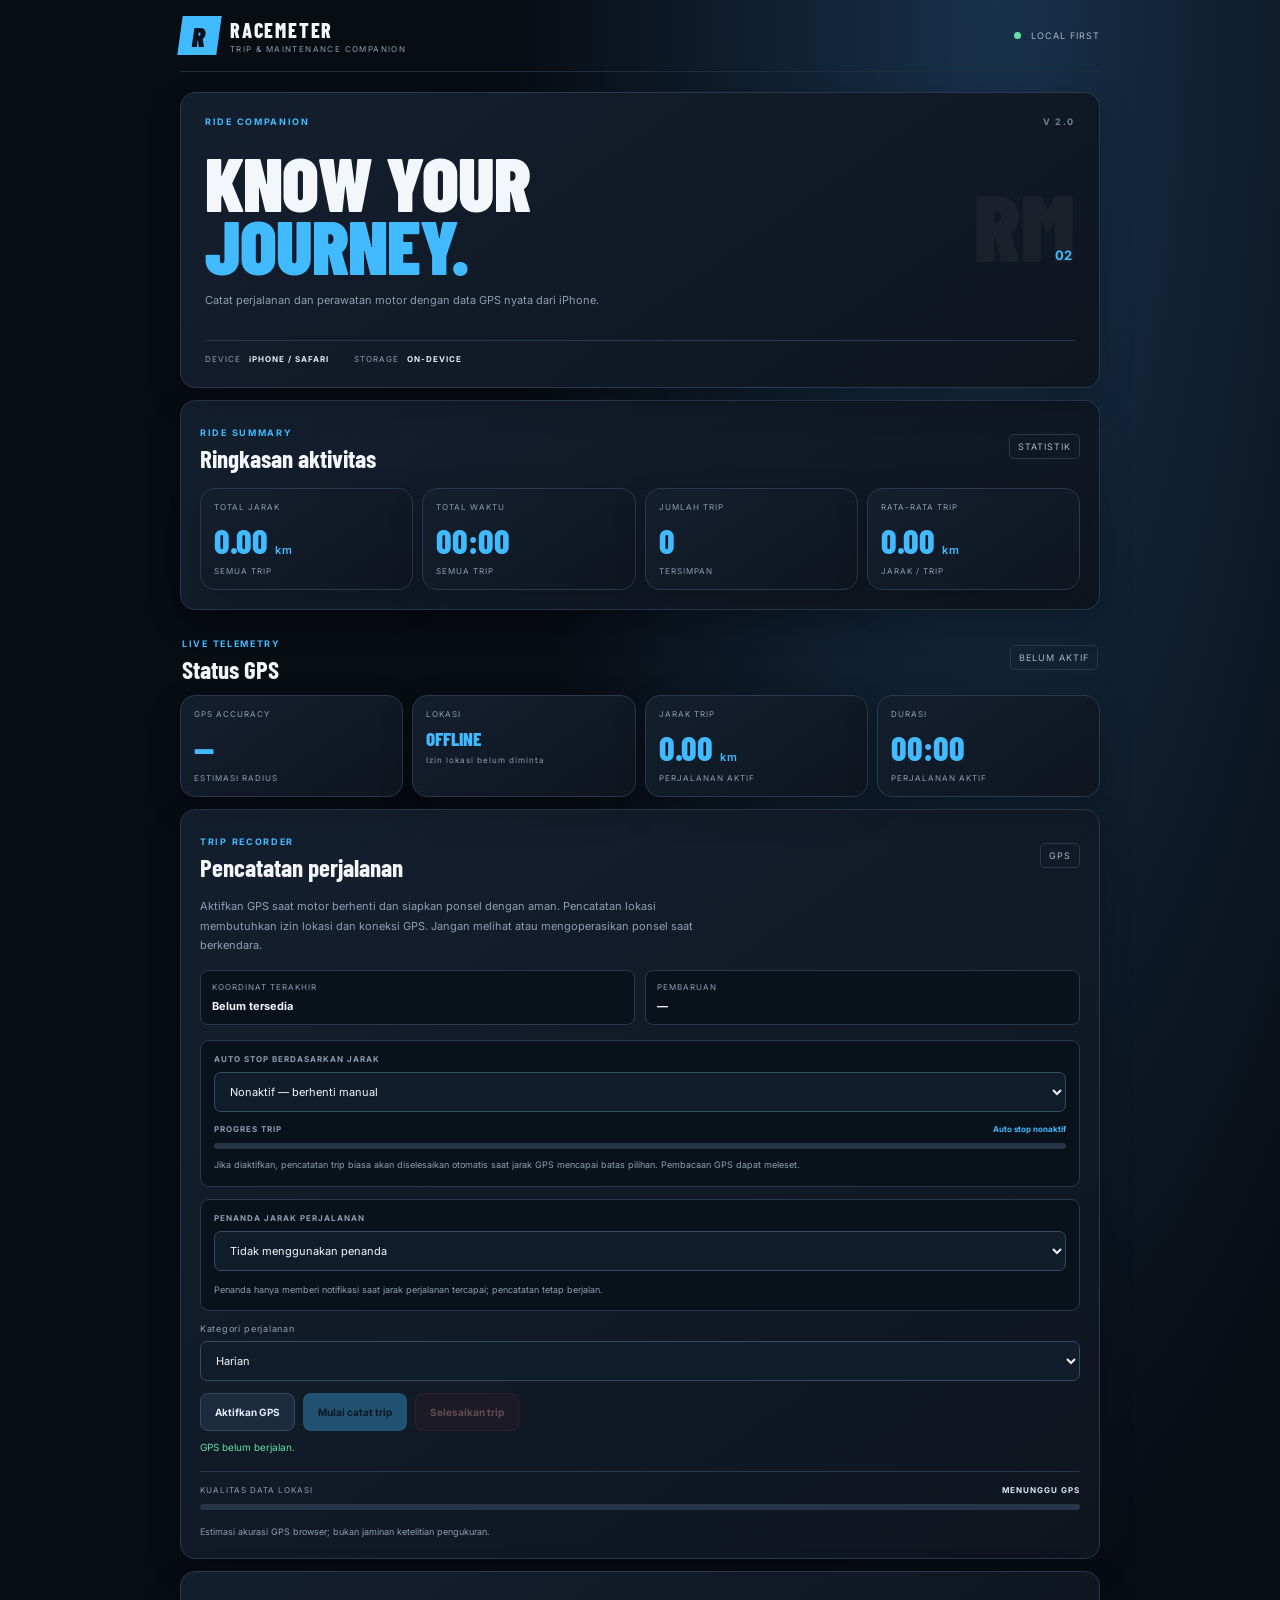
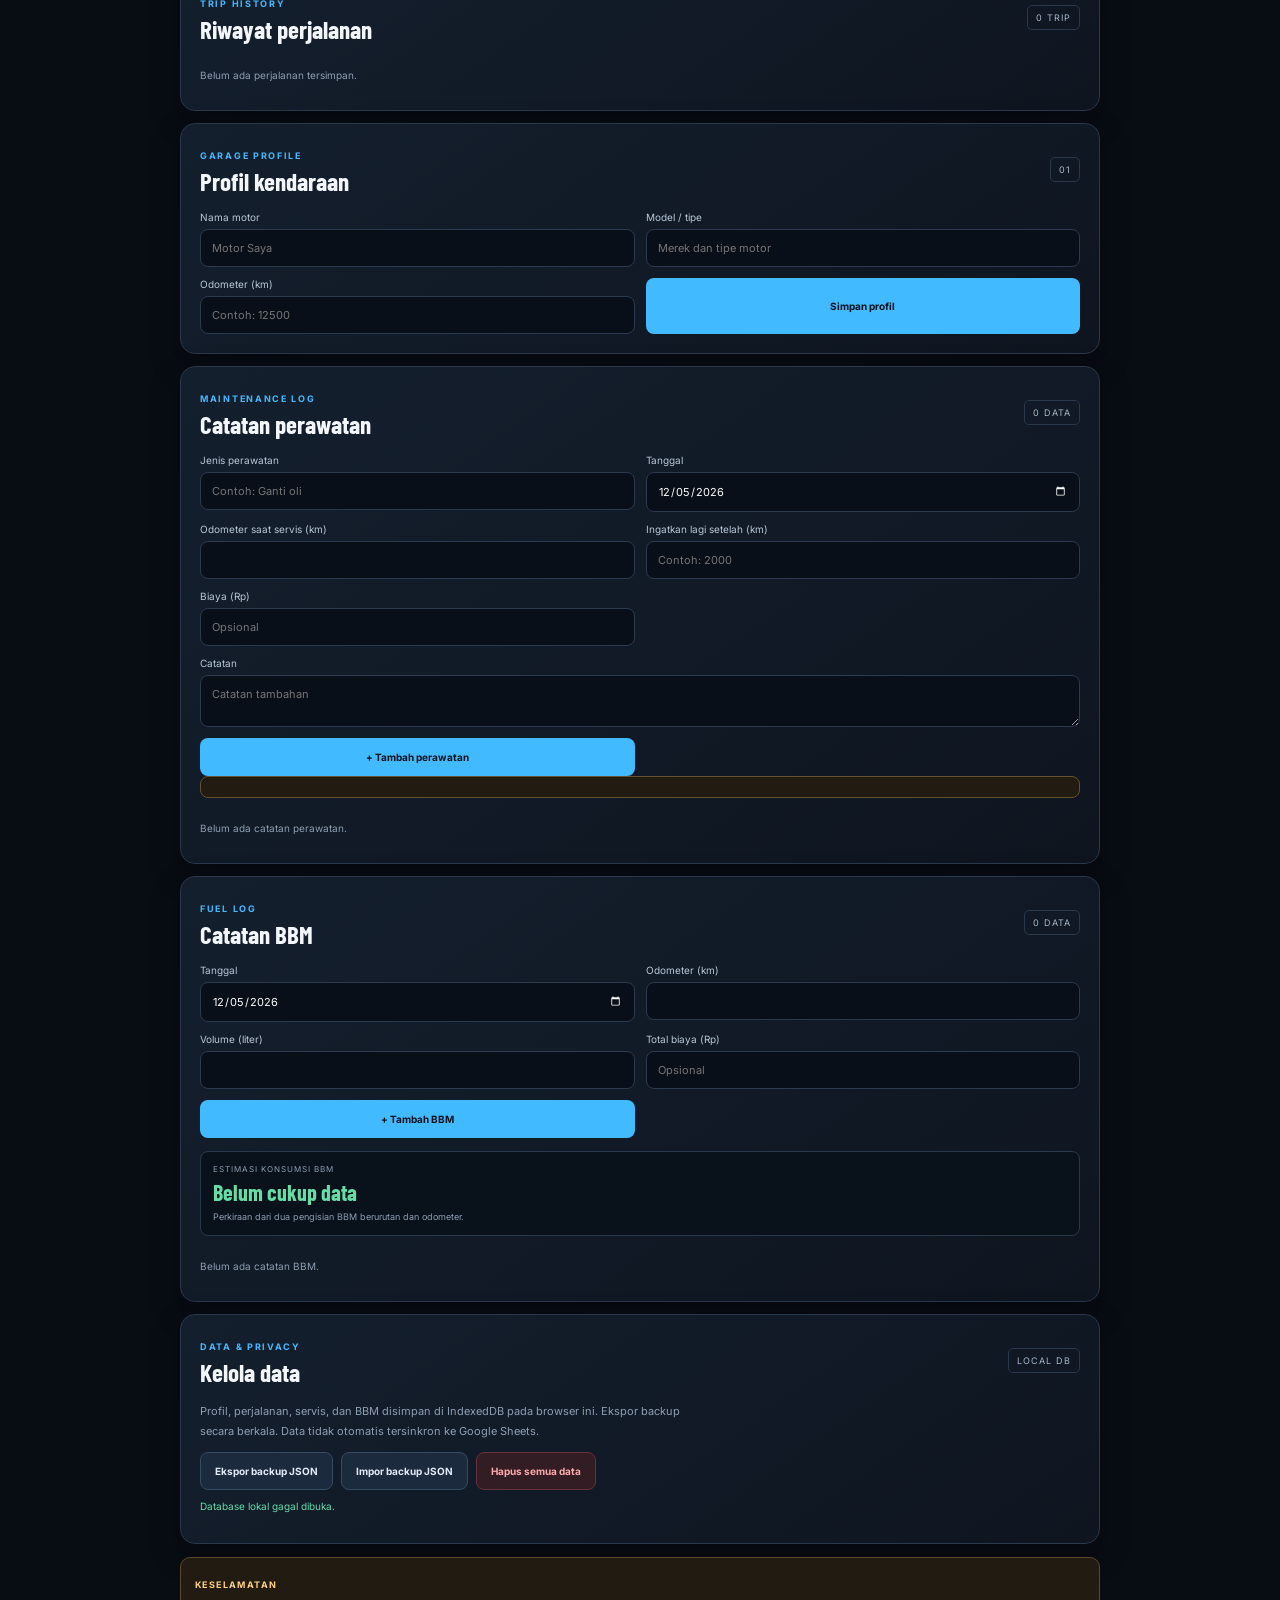
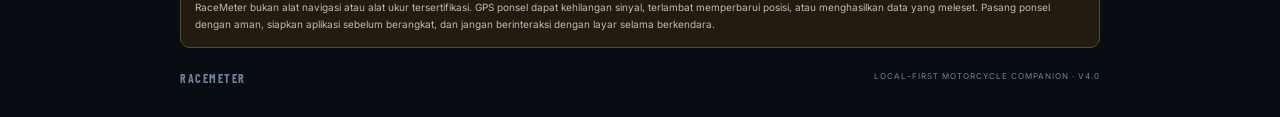
<file: index.html>
<!doctype html>
<html lang="id">
<head>
<meta charset="utf-8">
<meta name="viewport" content="width=device-width,initial-scale=1,viewport-fit=cover">
<meta name="theme-color" content="#080c13">
<meta name="apple-mobile-web-app-capable" content="yes">
<meta name="apple-mobile-web-app-status-bar-style" content="black-translucent">
<meta name="description" content="RaceMeter Motorcycle — trip logging and motorcycle maintenance companion.">
<link rel="manifest" href="manifest.webmanifest">
<link rel="icon" href="icon.svg" type="image/svg+xml">
<link rel="apple-touch-icon" href="icon.svg">
<link rel="stylesheet" href="styles.css">
<title>RaceMeter V4</title>
</head>
<body>
<header class="topbar">
  <a class="brand" href="#"><span class="brand-mark">R</span><span><b>RACEMETER</b><small>TRIP & MAINTENANCE COMPANION</small></span></a>
  <span class="local-pill"><i></i> LOCAL FIRST</span>
</header>
<main>
  <section class="hero panel">
    <div class="eyebrow">RIDE COMPANION <span>V 2.0</span></div>
    <div class="hero-flex"><div><h1>KNOW YOUR<br><em>JOURNEY.</em></h1><p>Catat perjalanan dan perawatan motor dengan data GPS nyata dari iPhone.</p></div><div class="hero-symbol">RM<span>02</span></div></div>
    <div class="hero-foot"><span>DEVICE <b>iPHONE / SAFARI</b></span><span>STORAGE <b>ON-DEVICE</b></span></div>
  </section>

  <section class="panel section overview-section">
    <div class="section-head"><div><span class="eyebrow">RIDE SUMMARY</span><h2>Ringkasan aktivitas</h2></div><span class="tag">STATISTIK</span></div>
    <div class="gps-grid summary-grid">
      <article class="panel metric"><span class="metric-label">TOTAL JARAK</span><strong id="totalDistance">0.00 <small>km</small></strong><small>SEMUA TRIP</small></article>
      <article class="panel metric"><span class="metric-label">TOTAL WAKTU</span><strong id="totalDuration">00:00</strong><small>SEMUA TRIP</small></article>
      <article class="panel metric"><span class="metric-label">JUMLAH TRIP</span><strong id="totalTrips">0</strong><small>TERSIMPAN</small></article>
      <article class="panel metric"><span class="metric-label">RATA-RATA TRIP</span><strong id="averageTrip">0.00 <small>km</small></strong><small>JARAK / TRIP</small></article>
    </div>
  </section>

  <section class="section-head"><div><span class="eyebrow">LIVE TELEMETRY</span><h2>Status GPS</h2></div><span id="gpsBadge" class="badge neutral">BELUM AKTIF</span></section>
  <section class="gps-grid">
    <article class="panel metric"><span class="metric-label">GPS ACCURACY</span><strong id="accuracy">—</strong><small>ESTIMASI RADIUS</small></article>
    <article class="panel metric"><span class="metric-label">LOKASI</span><strong id="locationStatus" class="metric-word">OFFLINE</strong><small id="locationDetail">Izin lokasi belum diminta</small></article>
    <article class="panel metric"><span class="metric-label">JARAK TRIP</span><strong id="tripDistance">0.00 <small>km</small></strong><small>PERJALANAN AKTIF</small></article>
    <article class="panel metric"><span class="metric-label">DURASI</span><strong id="tripDuration">00:00</strong><small>PERJALANAN AKTIF</small></article>
  </section>

  <section class="panel section">
    <div class="section-head"><div><span class="eyebrow">TRIP RECORDER</span><h2>Pencatatan perjalanan</h2></div><span class="tag">GPS</span></div>
    <p class="muted">Aktifkan GPS saat motor berhenti dan siapkan ponsel dengan aman. Pencatatan lokasi membutuhkan izin lokasi dan koneksi GPS. Jangan melihat atau mengoperasikan ponsel saat berkendara.</p>
    <div class="gps-readout"><div><span>KOORDINAT TERAKHIR</span><b id="coords">Belum tersedia</b></div><div><span>PEMBARUAN</span><b id="lastUpdate">—</b></div></div>
    <div class="auto-stop panel-inner">
      <label for="autoStopDistance">AUTO STOP BERDASARKAN JARAK</label>
      <select id="autoStopDistance">
        <option value="0">Nonaktif — berhenti manual</option>
        <option value="0.5">500 m</option>
        <option value="1">1 km</option>
        <option value="2">2 km</option>
        <option value="5">5 km</option>
        <option value="10">10 km</option>
        <option value="20">20 km</option>
      </select>
      <div class="auto-progress"><div class="auto-progress-head"><span>PROGRES TRIP</span><b id="autoStopProgress">Auto stop nonaktif</b></div><div class="quality-track"><i id="autoStopBar"></i></div></div>
      <small>Jika diaktifkan, pencatatan trip biasa akan diselesaikan otomatis saat jarak GPS mencapai batas pilihan. Pembacaan GPS dapat meleset.</small>
    </div>
    <div class="auto-stop panel-inner">
      <label for="distanceMarker">PENANDA JARAK PERJALANAN</label>
      <select id="distanceMarker">
        <option value="0">Tidak menggunakan penanda</option>
        <option value="201">201 m</option>
        <option value="402">402 m</option>
        <option value="500">500 m</option>
        <option value="1000">1 km</option>
        <option value="2000">2 km</option>
      </select>
      <small id="distanceMarkerStatus">Penanda hanya memberi notifikasi saat jarak perjalanan tercapai; pencatatan tetap berjalan.</small>
    </div>
    <label class="trip-category-label">Kategori perjalanan
      <select id="tripCategory"><option value="Harian">Harian</option><option value="Sekolah">Sekolah</option><option value="Kerja">Kerja</option><option value="Wisata">Wisata</option><option value="Lainnya">Lainnya</option></select>
    </label>
    <div class="button-row">
      <button id="gpsBtn" class="secondary">Aktifkan GPS</button>
      <button id="startTripBtn" class="primary" disabled>Mulai catat trip</button>
      <button id="stopTripBtn" class="danger" disabled>Selesaikan trip</button>
    </div>
    <p id="gpsMessage" class="notice" role="status">GPS belum berjalan.</p>
    <div class="quality"><div class="quality-head"><span>KUALITAS DATA LOKASI</span><b id="qualityText">MENUNGGU GPS</b></div><div class="quality-track"><i id="qualityBar"></i></div><small>Estimasi akurasi GPS browser; bukan jaminan ketelitian pengukuran.</small></div>
  </section>

  <section class="panel section">
    <div class="section-head"><div><span class="eyebrow">TRIP HISTORY</span><h2>Riwayat perjalanan</h2></div><span class="tag" id="tripCount">0 TRIP</span></div>
    <div id="tripList" class="record-list"><p class="empty">Belum ada perjalanan tersimpan.</p></div>
  </section>

  <section class="panel section">
    <div class="section-head"><div><span class="eyebrow">GARAGE PROFILE</span><h2>Profil kendaraan</h2></div><span class="tag">01</span></div>
    <form id="bikeForm" class="form-grid">
      <label>Nama motor<input id="bikeName" maxlength="40" placeholder="Motor Saya"></label>
      <label>Model / tipe<input id="bikeModel" maxlength="60" placeholder="Merek dan tipe motor"></label>
      <label>Odometer (km)<input id="bikeOdo" type="number" min="0" step="1" placeholder="Contoh: 12500"></label>
      <button class="primary" type="submit">Simpan profil</button>
    </form>
  </section>

  <section class="panel section">
    <div class="section-head"><div><span class="eyebrow">MAINTENANCE LOG</span><h2>Catatan perawatan</h2></div><span class="tag" id="serviceCount">0 DATA</span></div>
    <form id="serviceForm" class="form-grid">
      <label>Jenis perawatan<input id="serviceType" required maxlength="60" placeholder="Contoh: Ganti oli"></label>
      <label>Tanggal<input id="serviceDate" type="date" required></label>
      <label>Odometer saat servis (km)<input id="serviceOdo" type="number" min="0" step="1" required></label>
      <label>Ingatkan lagi setelah (km)<input id="serviceInterval" type="number" min="0" step="500" placeholder="Contoh: 2000"></label>
      <label>Biaya (Rp)<input id="serviceCost" type="number" min="0" step="1000" placeholder="Opsional"></label>
      <label class="full">Catatan<textarea id="serviceNote" rows="2" maxlength="240" placeholder="Catatan tambahan"></textarea></label>
      <button class="primary" type="submit">+ Tambah perawatan</button>
    </form>
    <div id="serviceReminder" class="notice reminder" role="status"></div>
    <div id="serviceList" class="record-list"><p class="empty">Belum ada catatan perawatan.</p></div>
  </section>

  <section class="panel section">
    <div class="section-head"><div><span class="eyebrow">FUEL LOG</span><h2>Catatan BBM</h2></div><span class="tag" id="fuelCount">0 DATA</span></div>
    <form id="fuelForm" class="form-grid">
      <label>Tanggal<input id="fuelDate" type="date" required></label>
      <label>Odometer (km)<input id="fuelOdo" type="number" min="0" step="1" required></label>
      <label>Volume (liter)<input id="fuelLiters" type="number" min="0.01" step="0.01" required></label>
      <label>Total biaya (Rp)<input id="fuelCost" type="number" min="0" step="1000" placeholder="Opsional"></label>
      <button class="primary" type="submit">+ Tambah BBM</button>
    </form>
    <div class="fuel-summary"><span>ESTIMASI KONSUMSI BBM</span><b id="fuelEfficiency">Belum cukup data</b><small>Perkiraan dari dua pengisian BBM berurutan dan odometer.</small></div>
    <div id="fuelList" class="record-list"><p class="empty">Belum ada catatan BBM.</p></div>
  </section>

  <section class="panel section">
    <div class="section-head"><div><span class="eyebrow">DATA & PRIVACY</span><h2>Kelola data</h2></div><span class="tag">LOCAL DB</span></div>
    <p class="muted">Profil, perjalanan, servis, dan BBM disimpan di IndexedDB pada browser ini. Ekspor backup secara berkala. Data tidak otomatis tersinkron ke Google Sheets.</p>
    <div class="button-row">
      <button id="exportBtn" class="secondary">Ekspor backup JSON</button>
      <label class="import-btn">Impor backup JSON<input id="importFile" type="file" accept="application/json"></label>
      <button id="clearBtn" class="danger">Hapus semua data</button>
    </div>
    <p id="notice" class="notice" role="status"></p>
  </section>
  <section class="safety-note"><b>KESELAMATAN</b><p>RaceMeter bukan alat navigasi atau alat ukur tersertifikasi. GPS ponsel dapat kehilangan sinyal, terlambat memperbarui posisi, atau menghasilkan data yang meleset. Pasang ponsel dengan aman, siapkan aplikasi sebelum berangkat, dan jangan berinteraksi dengan layar selama berkendara.</p></section>
</main>
<footer>RACEMETER <span>LOCAL-FIRST MOTORCYCLE COMPANION · V4.0</span></footer>
<script src="app.js"></script>
</body>
</html>
</file>
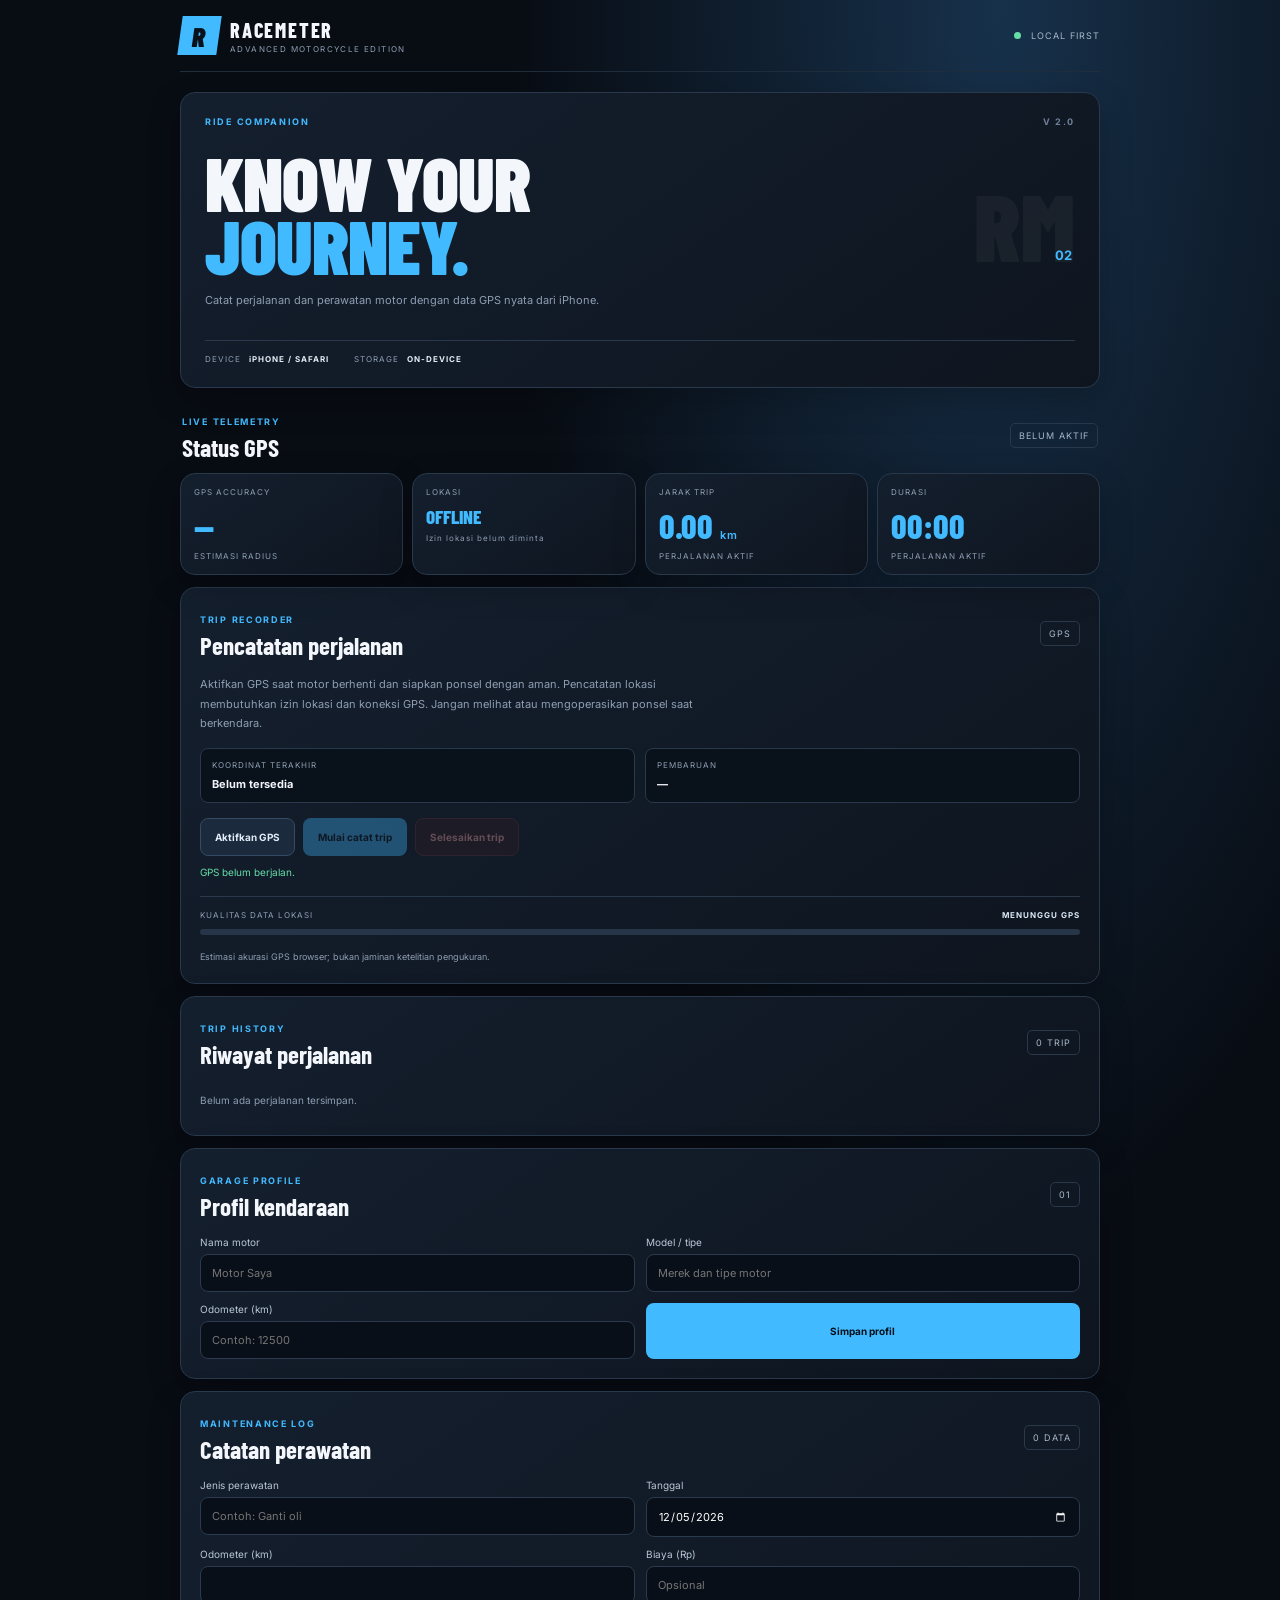
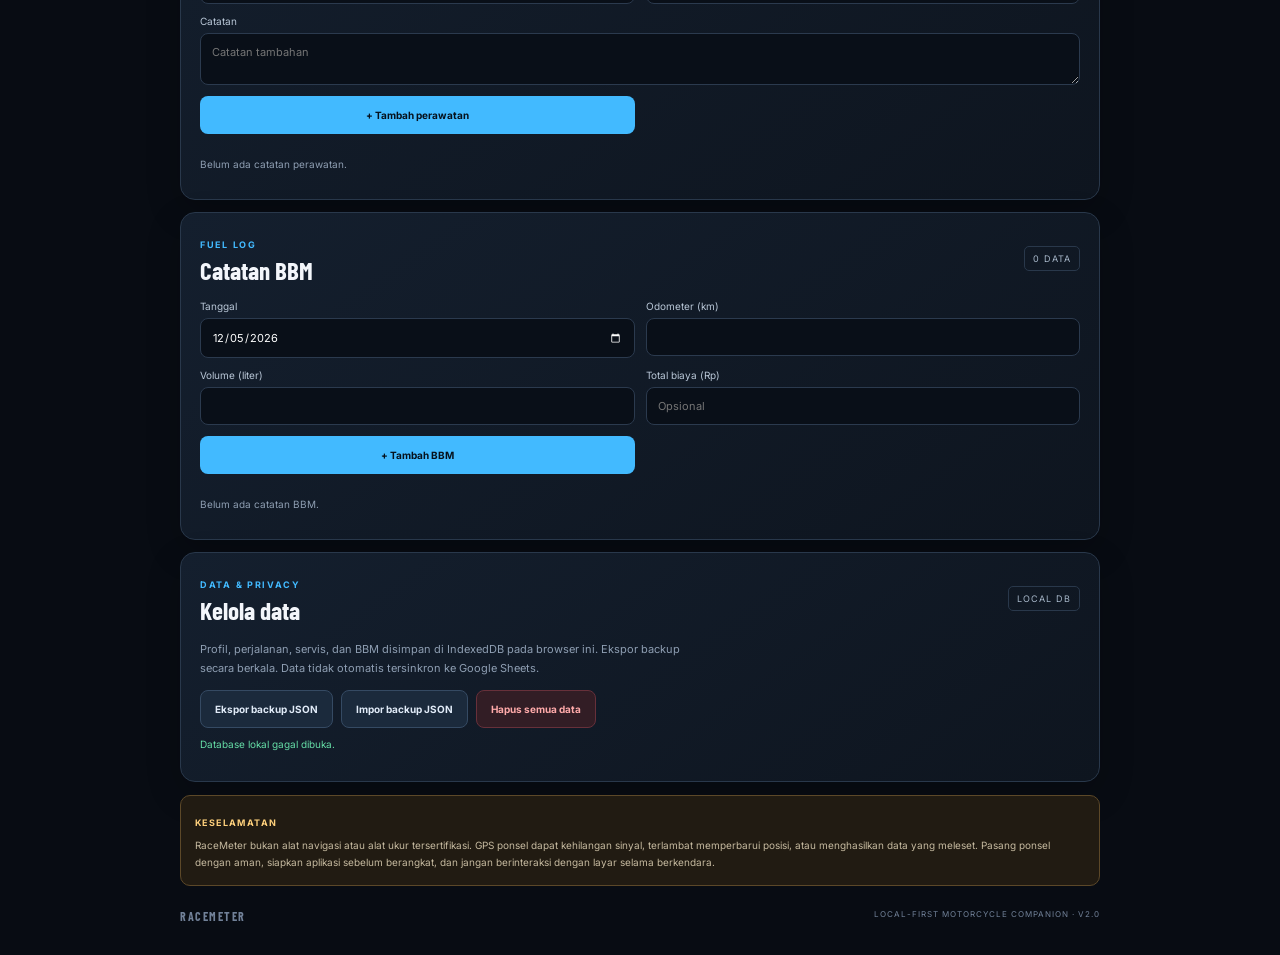
<file: racemeter_v2/index.html>
<!doctype html>
<html lang="id">
<head>
<meta charset="utf-8">
<meta name="viewport" content="width=device-width,initial-scale=1,viewport-fit=cover">
<meta name="theme-color" content="#080c13">
<meta name="apple-mobile-web-app-capable" content="yes">
<meta name="apple-mobile-web-app-status-bar-style" content="black-translucent">
<meta name="description" content="RaceMeter Motorcycle — trip logging and motorcycle maintenance companion.">
<link rel="manifest" href="manifest.webmanifest">
<link rel="icon" href="icon.svg" type="image/svg+xml">
<link rel="apple-touch-icon" href="icon.svg">
<link rel="stylesheet" href="styles.css">
<title>RaceMeter V2</title>
</head>
<body>
<header class="topbar">
  <a class="brand" href="#"><span class="brand-mark">R</span><span><b>RACEMETER</b><small>ADVANCED MOTORCYCLE EDITION</small></span></a>
  <span class="local-pill"><i></i> LOCAL FIRST</span>
</header>
<main>
  <section class="hero panel">
    <div class="eyebrow">RIDE COMPANION <span>V 2.0</span></div>
    <div class="hero-flex"><div><h1>KNOW YOUR<br><em>JOURNEY.</em></h1><p>Catat perjalanan dan perawatan motor dengan data GPS nyata dari iPhone.</p></div><div class="hero-symbol">RM<span>02</span></div></div>
    <div class="hero-foot"><span>DEVICE <b>iPHONE / SAFARI</b></span><span>STORAGE <b>ON-DEVICE</b></span></div>
  </section>

  <section class="section-head"><div><span class="eyebrow">LIVE TELEMETRY</span><h2>Status GPS</h2></div><span id="gpsBadge" class="badge neutral">BELUM AKTIF</span></section>
  <section class="gps-grid">
    <article class="panel metric"><span class="metric-label">GPS ACCURACY</span><strong id="accuracy">—</strong><small>ESTIMASI RADIUS</small></article>
    <article class="panel metric"><span class="metric-label">LOKASI</span><strong id="locationStatus" class="metric-word">OFFLINE</strong><small id="locationDetail">Izin lokasi belum diminta</small></article>
    <article class="panel metric"><span class="metric-label">JARAK TRIP</span><strong id="tripDistance">0.00 <small>km</small></strong><small>PERJALANAN AKTIF</small></article>
    <article class="panel metric"><span class="metric-label">DURASI</span><strong id="tripDuration">00:00</strong><small>PERJALANAN AKTIF</small></article>
  </section>

  <section class="panel section">
    <div class="section-head"><div><span class="eyebrow">TRIP RECORDER</span><h2>Pencatatan perjalanan</h2></div><span class="tag">GPS</span></div>
    <p class="muted">Aktifkan GPS saat motor berhenti dan siapkan ponsel dengan aman. Pencatatan lokasi membutuhkan izin lokasi dan koneksi GPS. Jangan melihat atau mengoperasikan ponsel saat berkendara.</p>
    <div class="gps-readout"><div><span>KOORDINAT TERAKHIR</span><b id="coords">Belum tersedia</b></div><div><span>PEMBARUAN</span><b id="lastUpdate">—</b></div></div>
    <div class="button-row">
      <button id="gpsBtn" class="secondary">Aktifkan GPS</button>
      <button id="startTripBtn" class="primary" disabled>Mulai catat trip</button>
      <button id="stopTripBtn" class="danger" disabled>Selesaikan trip</button>
    </div>
    <p id="gpsMessage" class="notice" role="status">GPS belum berjalan.</p>
    <div class="quality"><div class="quality-head"><span>KUALITAS DATA LOKASI</span><b id="qualityText">MENUNGGU GPS</b></div><div class="quality-track"><i id="qualityBar"></i></div><small>Estimasi akurasi GPS browser; bukan jaminan ketelitian pengukuran.</small></div>
  </section>

  <section class="panel section">
    <div class="section-head"><div><span class="eyebrow">TRIP HISTORY</span><h2>Riwayat perjalanan</h2></div><span class="tag" id="tripCount">0 TRIP</span></div>
    <div id="tripList" class="record-list"><p class="empty">Belum ada perjalanan tersimpan.</p></div>
  </section>

  <section class="panel section">
    <div class="section-head"><div><span class="eyebrow">GARAGE PROFILE</span><h2>Profil kendaraan</h2></div><span class="tag">01</span></div>
    <form id="bikeForm" class="form-grid">
      <label>Nama motor<input id="bikeName" maxlength="40" placeholder="Motor Saya"></label>
      <label>Model / tipe<input id="bikeModel" maxlength="60" placeholder="Merek dan tipe motor"></label>
      <label>Odometer (km)<input id="bikeOdo" type="number" min="0" step="1" placeholder="Contoh: 12500"></label>
      <button class="primary" type="submit">Simpan profil</button>
    </form>
  </section>

  <section class="panel section">
    <div class="section-head"><div><span class="eyebrow">MAINTENANCE LOG</span><h2>Catatan perawatan</h2></div><span class="tag" id="serviceCount">0 DATA</span></div>
    <form id="serviceForm" class="form-grid">
      <label>Jenis perawatan<input id="serviceType" required maxlength="60" placeholder="Contoh: Ganti oli"></label>
      <label>Tanggal<input id="serviceDate" type="date" required></label>
      <label>Odometer (km)<input id="serviceOdo" type="number" min="0" step="1" required></label>
      <label>Biaya (Rp)<input id="serviceCost" type="number" min="0" step="1000" placeholder="Opsional"></label>
      <label class="full">Catatan<textarea id="serviceNote" rows="2" maxlength="240" placeholder="Catatan tambahan"></textarea></label>
      <button class="primary" type="submit">+ Tambah perawatan</button>
    </form>
    <div id="serviceList" class="record-list"><p class="empty">Belum ada catatan perawatan.</p></div>
  </section>

  <section class="panel section">
    <div class="section-head"><div><span class="eyebrow">FUEL LOG</span><h2>Catatan BBM</h2></div><span class="tag" id="fuelCount">0 DATA</span></div>
    <form id="fuelForm" class="form-grid">
      <label>Tanggal<input id="fuelDate" type="date" required></label>
      <label>Odometer (km)<input id="fuelOdo" type="number" min="0" step="1" required></label>
      <label>Volume (liter)<input id="fuelLiters" type="number" min="0.01" step="0.01" required></label>
      <label>Total biaya (Rp)<input id="fuelCost" type="number" min="0" step="1000" placeholder="Opsional"></label>
      <button class="primary" type="submit">+ Tambah BBM</button>
    </form>
    <div id="fuelList" class="record-list"><p class="empty">Belum ada catatan BBM.</p></div>
  </section>

  <section class="panel section">
    <div class="section-head"><div><span class="eyebrow">DATA & PRIVACY</span><h2>Kelola data</h2></div><span class="tag">LOCAL DB</span></div>
    <p class="muted">Profil, perjalanan, servis, dan BBM disimpan di IndexedDB pada browser ini. Ekspor backup secara berkala. Data tidak otomatis tersinkron ke Google Sheets.</p>
    <div class="button-row">
      <button id="exportBtn" class="secondary">Ekspor backup JSON</button>
      <label class="import-btn">Impor backup JSON<input id="importFile" type="file" accept="application/json"></label>
      <button id="clearBtn" class="danger">Hapus semua data</button>
    </div>
    <p id="notice" class="notice" role="status"></p>
  </section>
  <section class="safety-note"><b>KESELAMATAN</b><p>RaceMeter bukan alat navigasi atau alat ukur tersertifikasi. GPS ponsel dapat kehilangan sinyal, terlambat memperbarui posisi, atau menghasilkan data yang meleset. Pasang ponsel dengan aman, siapkan aplikasi sebelum berangkat, dan jangan berinteraksi dengan layar selama berkendara.</p></section>
</main>
<footer>RACEMETER <span>LOCAL-FIRST MOTORCYCLE COMPANION · V2.0</span></footer>
<script src="app.js"></script>
</body>
</html>
</file>
<file: styles.css>
@import url('https://fonts.googleapis.com/css2?family=Barlow+Condensed:wght@500;600;700;800;900&family=Inter:wght@400;500;600;700&display=swap');
:root{color-scheme:dark;--bg:#080c13;--panel:#111a27;--line:#29384b;--muted:#8e9eb2;--text:#f3f6fb;--blue:#42baff;--green:#65dda6;--red:#ff777e}
*{box-sizing:border-box}body{margin:0;padding:0 14px 32px;background:radial-gradient(ellipse at 78% 0%,#17314b 0,transparent 35%),var(--bg);color:var(--text);font-family:Inter,system-ui,sans-serif}.topbar,main,footer{max-width:920px;margin-left:auto;margin-right:auto}.topbar{height:72px;display:flex;justify-content:space-between;align-items:center;border-bottom:1px solid #202d3d}.brand{display:flex;gap:11px;align-items:center;color:inherit;text-decoration:none}.brand-mark{width:39px;height:39px;display:grid;place-items:center;background:var(--blue);color:#06111c;font:900 27px 'Barlow Condensed';transform:skew(-8deg)}.brand b{display:block;font:800 20px 'Barlow Condensed';letter-spacing:1.8px}.brand small{display:block;color:var(--muted);font-size:8px;letter-spacing:1.4px;margin-top:2px}.local-pill,.tag,.badge{font-size:9px;letter-spacing:1px;color:#a8b8ca}.local-pill i{display:inline-block;width:7px;height:7px;border-radius:50%;background:var(--green);margin-right:6px}.hero{margin-top:20px;padding:23px 24px;overflow:hidden;position:relative}.panel{background:linear-gradient(145deg,#141f2e,#0e151f);border:1px solid var(--line);border-radius:15px;box-shadow:0 12px 35px #0003}.eyebrow{font-size:9px;letter-spacing:1.7px;color:var(--blue);font-weight:700}.eyebrow span{float:right;color:#718198}.hero-flex{display:flex;justify-content:space-between;align-items:center;gap:12px}.hero h1{font:900 clamp(48px,10vw,76px)/.83 'Barlow Condensed';letter-spacing:-1px;margin:23px 0 15px}.hero h1 em{font-style:normal;color:var(--blue)}.hero p,.muted{color:var(--muted);font-size:11px;line-height:1.75;max-width:500px}.hero-symbol{font:900 95px 'Barlow Condensed';color:#ffffff0b;position:relative}.hero-symbol span{font:700 13px Inter;color:var(--blue);position:absolute;right:3px;bottom:18px}.hero-foot{border-top:1px solid var(--line);margin-top:19px;padding-top:13px;display:flex;gap:25px;color:var(--muted);font-size:8px;letter-spacing:1px}.hero-foot b{color:#e6edf6;margin-left:5px}.section-head{display:flex;justify-content:space-between;align-items:center;margin:21px 2px 11px}.section-head h2{font:700 25px 'Barlow Condensed';margin:3px 0 0}.badge,.tag{border:1px solid var(--line);border-radius:5px;padding:6px 8px}.badge.good{color:var(--green);border-color:#285944}.badge.warn{color:#ffd17c;border-color:#66502c}.gps-grid{display:grid;grid-template-columns:repeat(4,minmax(0,1fr));gap:9px}.metric{padding:13px;min-width:0}.metric-label,.metric small{display:block;color:var(--muted);font-size:8px;letter-spacing:1px}.metric strong{display:block;color:var(--blue);font:800 clamp(22px,5vw,34px) 'Barlow Condensed';margin:8px 0 5px;white-space:nowrap;overflow:hidden;text-overflow:ellipsis}.metric strong small{display:inline;color:var(--blue);font:600 11px Inter}.metric .metric-word{font-size:19px}.section{padding:19px;margin-top:12px}.section .section-head{margin:0 0 15px}.gps-readout{display:grid;grid-template-columns:1fr 1fr;gap:10px;margin:15px 0}.gps-readout div{background:#09111b;border:1px solid var(--line);border-radius:8px;padding:11px}.gps-readout span,.quality-head{display:block;color:var(--muted);font-size:8px;letter-spacing:1px}.gps-readout b{display:block;font-size:11px;margin-top:7px;overflow-wrap:anywhere}.button-row{display:flex;gap:8px;flex-wrap:wrap}button,.import-btn{border:1px solid transparent;border-radius:8px;padding:12px 14px;font:700 10px Inter;cursor:pointer;display:inline-flex;justify-content:center;align-items:center}.primary{background:var(--blue);color:#06111c}.secondary,.import-btn{background:#1b2a3c;color:#e1ebf8;border-color:#354a63}.danger{background:#321d25;color:#ffaaaa;border-color:#67303a}button:disabled{opacity:.35;cursor:not-allowed}.import-btn{position:relative;overflow:hidden}.import-btn input{position:absolute;inset:0;opacity:0;width:100%;height:100%;cursor:pointer}.notice{color:var(--green);font-size:10px;min-height:14px}.quality{margin-top:16px;padding-top:13px;border-top:1px solid var(--line)}.quality-head{display:flex;justify-content:space-between}.quality-head b{color:#dce9f8}.quality-track{height:6px;background:#273548;border-radius:20px;margin:9px 0;overflow:hidden}.quality-track i{display:block;width:0;height:100%;background:var(--green);transition:width .3s}.quality>small{color:var(--muted);font-size:9px}.form-grid{display:grid;grid-template-columns:repeat(2,minmax(0,1fr));gap:11px}.form-grid label{display:flex;flex-direction:column;gap:6px;color:#b9c7d7;font-size:10px}.form-grid .full{grid-column:1/-1}input,textarea{width:100%;background:#090f18;border:1px solid #2b3a4e;border-radius:8px;padding:11px;color:white;font:11px Inter;outline:none}input:focus,textarea:focus{border-color:var(--blue)}.record-list{display:grid;gap:8px;margin-top:14px}.record{display:flex;justify-content:space-between;gap:12px;padding:11px;background:#0a111b;border:1px solid var(--line);border-radius:8px}.record b{font-size:11px}.record small{display:block;color:var(--muted);font-size:9px;margin-top:5px;line-height:1.5}.record strong{font:700 15px 'Barlow Condensed';color:var(--blue);white-space:nowrap}.empty{font-size:10px;color:var(--muted)}.safety-note{margin-top:13px;padding:14px;border:1px solid #5c4828;background:#211b12;border-radius:10px}.safety-note b{font-size:9px;letter-spacing:1.4px;color:#ffd17c}.safety-note p{font-size:10px;line-height:1.7;color:#c5b99f;margin:7px 0 0}footer{margin-top:23px;color:#718198;font:700 12px 'Barlow Condensed';letter-spacing:1.5px}footer span{float:right;font:8px Inter;letter-spacing:1px}
@media(max-width:620px){.gps-grid{grid-template-columns:repeat(2,minmax(0,1fr))}.hero{padding:19px}.hero-symbol{font-size:75px}.section{padding:15px}.form-grid{grid-template-columns:1fr}.form-grid .full{grid-column:auto}.hero-foot{gap:12px;flex-wrap:wrap}}
.auto-stop{margin:12px 0;padding:13px;background:#09111b;border:1px solid var(--line);border-radius:9px}.auto-stop label,.auto-progress-head{display:flex;justify-content:space-between;color:var(--muted);font-size:8px;letter-spacing:1px;font-weight:700}.auto-stop select{display:block;width:100%;margin:8px 0 12px;background:#111c2a;border:1px solid #354a63;border-radius:7px;padding:11px;color:#f3f6fb;font:11px Inter}.auto-progress-head b{color:var(--blue);letter-spacing:0}.auto-stop>small{display:block;color:var(--muted);font-size:9px;line-height:1.6;margin-top:8px}
.trip-category-label{display:flex;flex-direction:column;gap:7px;margin:12px 0;color:var(--muted);font-size:9px;letter-spacing:.7px}.trip-category-label select{width:100%;background:#111c2a;border:1px solid #354a63;border-radius:7px;padding:11px;color:#f3f6fb;font:11px Inter}.overview-section{margin-top:12px}.summary-grid{grid-template-columns:repeat(4,minmax(0,1fr))}.reminder{padding:10px 12px;border:1px solid #66502c;background:#211b12;border-radius:8px;color:#ffd17c;line-height:1.6}.fuel-summary{margin-top:13px;padding:12px;background:#09111b;border:1px solid var(--line);border-radius:8px}.fuel-summary span,.fuel-summary small{display:block;color:var(--muted);font-size:8px;letter-spacing:1px}.fuel-summary b{display:block;color:var(--green);font:700 22px 'Barlow Condensed';margin:5px 0}.fuel-summary small{letter-spacing:0;font-size:9px;line-height:1.5}@media(max-width:620px){.summary-grid{grid-template-columns:repeat(2,minmax(0,1fr))}}
</file>
<file: racemeter_v2/styles.css>
@import url('https://fonts.googleapis.com/css2?family=Barlow+Condensed:wght@500;600;700;800;900&family=Inter:wght@400;500;600;700&display=swap');
:root{color-scheme:dark;--bg:#080c13;--panel:#111a27;--line:#29384b;--muted:#8e9eb2;--text:#f3f6fb;--blue:#42baff;--green:#65dda6;--red:#ff777e}
*{box-sizing:border-box}body{margin:0;padding:0 14px 32px;background:radial-gradient(ellipse at 78% 0%,#17314b 0,transparent 35%),var(--bg);color:var(--text);font-family:Inter,system-ui,sans-serif}.topbar,main,footer{max-width:920px;margin-left:auto;margin-right:auto}.topbar{height:72px;display:flex;justify-content:space-between;align-items:center;border-bottom:1px solid #202d3d}.brand{display:flex;gap:11px;align-items:center;color:inherit;text-decoration:none}.brand-mark{width:39px;height:39px;display:grid;place-items:center;background:var(--blue);color:#06111c;font:900 27px 'Barlow Condensed';transform:skew(-8deg)}.brand b{display:block;font:800 20px 'Barlow Condensed';letter-spacing:1.8px}.brand small{display:block;color:var(--muted);font-size:8px;letter-spacing:1.4px;margin-top:2px}.local-pill,.tag,.badge{font-size:9px;letter-spacing:1px;color:#a8b8ca}.local-pill i{display:inline-block;width:7px;height:7px;border-radius:50%;background:var(--green);margin-right:6px}.hero{margin-top:20px;padding:23px 24px;overflow:hidden;position:relative}.panel{background:linear-gradient(145deg,#141f2e,#0e151f);border:1px solid var(--line);border-radius:15px;box-shadow:0 12px 35px #0003}.eyebrow{font-size:9px;letter-spacing:1.7px;color:var(--blue);font-weight:700}.eyebrow span{float:right;color:#718198}.hero-flex{display:flex;justify-content:space-between;align-items:center;gap:12px}.hero h1{font:900 clamp(48px,10vw,76px)/.83 'Barlow Condensed';letter-spacing:-1px;margin:23px 0 15px}.hero h1 em{font-style:normal;color:var(--blue)}.hero p,.muted{color:var(--muted);font-size:11px;line-height:1.75;max-width:500px}.hero-symbol{font:900 95px 'Barlow Condensed';color:#ffffff0b;position:relative}.hero-symbol span{font:700 13px Inter;color:var(--blue);position:absolute;right:3px;bottom:18px}.hero-foot{border-top:1px solid var(--line);margin-top:19px;padding-top:13px;display:flex;gap:25px;color:var(--muted);font-size:8px;letter-spacing:1px}.hero-foot b{color:#e6edf6;margin-left:5px}.section-head{display:flex;justify-content:space-between;align-items:center;margin:21px 2px 11px}.section-head h2{font:700 25px 'Barlow Condensed';margin:3px 0 0}.badge,.tag{border:1px solid var(--line);border-radius:5px;padding:6px 8px}.badge.good{color:var(--green);border-color:#285944}.badge.warn{color:#ffd17c;border-color:#66502c}.gps-grid{display:grid;grid-template-columns:repeat(4,minmax(0,1fr));gap:9px}.metric{padding:13px;min-width:0}.metric-label,.metric small{display:block;color:var(--muted);font-size:8px;letter-spacing:1px}.metric strong{display:block;color:var(--blue);font:800 clamp(22px,5vw,34px) 'Barlow Condensed';margin:8px 0 5px;white-space:nowrap;overflow:hidden;text-overflow:ellipsis}.metric strong small{display:inline;color:var(--blue);font:600 11px Inter}.metric .metric-word{font-size:19px}.section{padding:19px;margin-top:12px}.section .section-head{margin:0 0 15px}.gps-readout{display:grid;grid-template-columns:1fr 1fr;gap:10px;margin:15px 0}.gps-readout div{background:#09111b;border:1px solid var(--line);border-radius:8px;padding:11px}.gps-readout span,.quality-head{display:block;color:var(--muted);font-size:8px;letter-spacing:1px}.gps-readout b{display:block;font-size:11px;margin-top:7px;overflow-wrap:anywhere}.button-row{display:flex;gap:8px;flex-wrap:wrap}button,.import-btn{border:1px solid transparent;border-radius:8px;padding:12px 14px;font:700 10px Inter;cursor:pointer;display:inline-flex;justify-content:center;align-items:center}.primary{background:var(--blue);color:#06111c}.secondary,.import-btn{background:#1b2a3c;color:#e1ebf8;border-color:#354a63}.danger{background:#321d25;color:#ffaaaa;border-color:#67303a}button:disabled{opacity:.35;cursor:not-allowed}.import-btn{position:relative;overflow:hidden}.import-btn input{position:absolute;inset:0;opacity:0;width:100%;height:100%;cursor:pointer}.notice{color:var(--green);font-size:10px;min-height:14px}.quality{margin-top:16px;padding-top:13px;border-top:1px solid var(--line)}.quality-head{display:flex;justify-content:space-between}.quality-head b{color:#dce9f8}.quality-track{height:6px;background:#273548;border-radius:20px;margin:9px 0;overflow:hidden}.quality-track i{display:block;width:0;height:100%;background:var(--green);transition:width .3s}.quality>small{color:var(--muted);font-size:9px}.form-grid{display:grid;grid-template-columns:repeat(2,minmax(0,1fr));gap:11px}.form-grid label{display:flex;flex-direction:column;gap:6px;color:#b9c7d7;font-size:10px}.form-grid .full{grid-column:1/-1}input,textarea{width:100%;background:#090f18;border:1px solid #2b3a4e;border-radius:8px;padding:11px;color:white;font:11px Inter;outline:none}input:focus,textarea:focus{border-color:var(--blue)}.record-list{display:grid;gap:8px;margin-top:14px}.record{display:flex;justify-content:space-between;gap:12px;padding:11px;background:#0a111b;border:1px solid var(--line);border-radius:8px}.record b{font-size:11px}.record small{display:block;color:var(--muted);font-size:9px;margin-top:5px;line-height:1.5}.record strong{font:700 15px 'Barlow Condensed';color:var(--blue);white-space:nowrap}.empty{font-size:10px;color:var(--muted)}.safety-note{margin-top:13px;padding:14px;border:1px solid #5c4828;background:#211b12;border-radius:10px}.safety-note b{font-size:9px;letter-spacing:1.4px;color:#ffd17c}.safety-note p{font-size:10px;line-height:1.7;color:#c5b99f;margin:7px 0 0}footer{margin-top:23px;color:#718198;font:700 12px 'Barlow Condensed';letter-spacing:1.5px}footer span{float:right;font:8px Inter;letter-spacing:1px}
@media(max-width:620px){.gps-grid{grid-template-columns:repeat(2,minmax(0,1fr))}.hero{padding:19px}.hero-symbol{font-size:75px}.section{padding:15px}.form-grid{grid-template-columns:1fr}.form-grid .full{grid-column:auto}.hero-foot{gap:12px;flex-wrap:wrap}}
</file>
